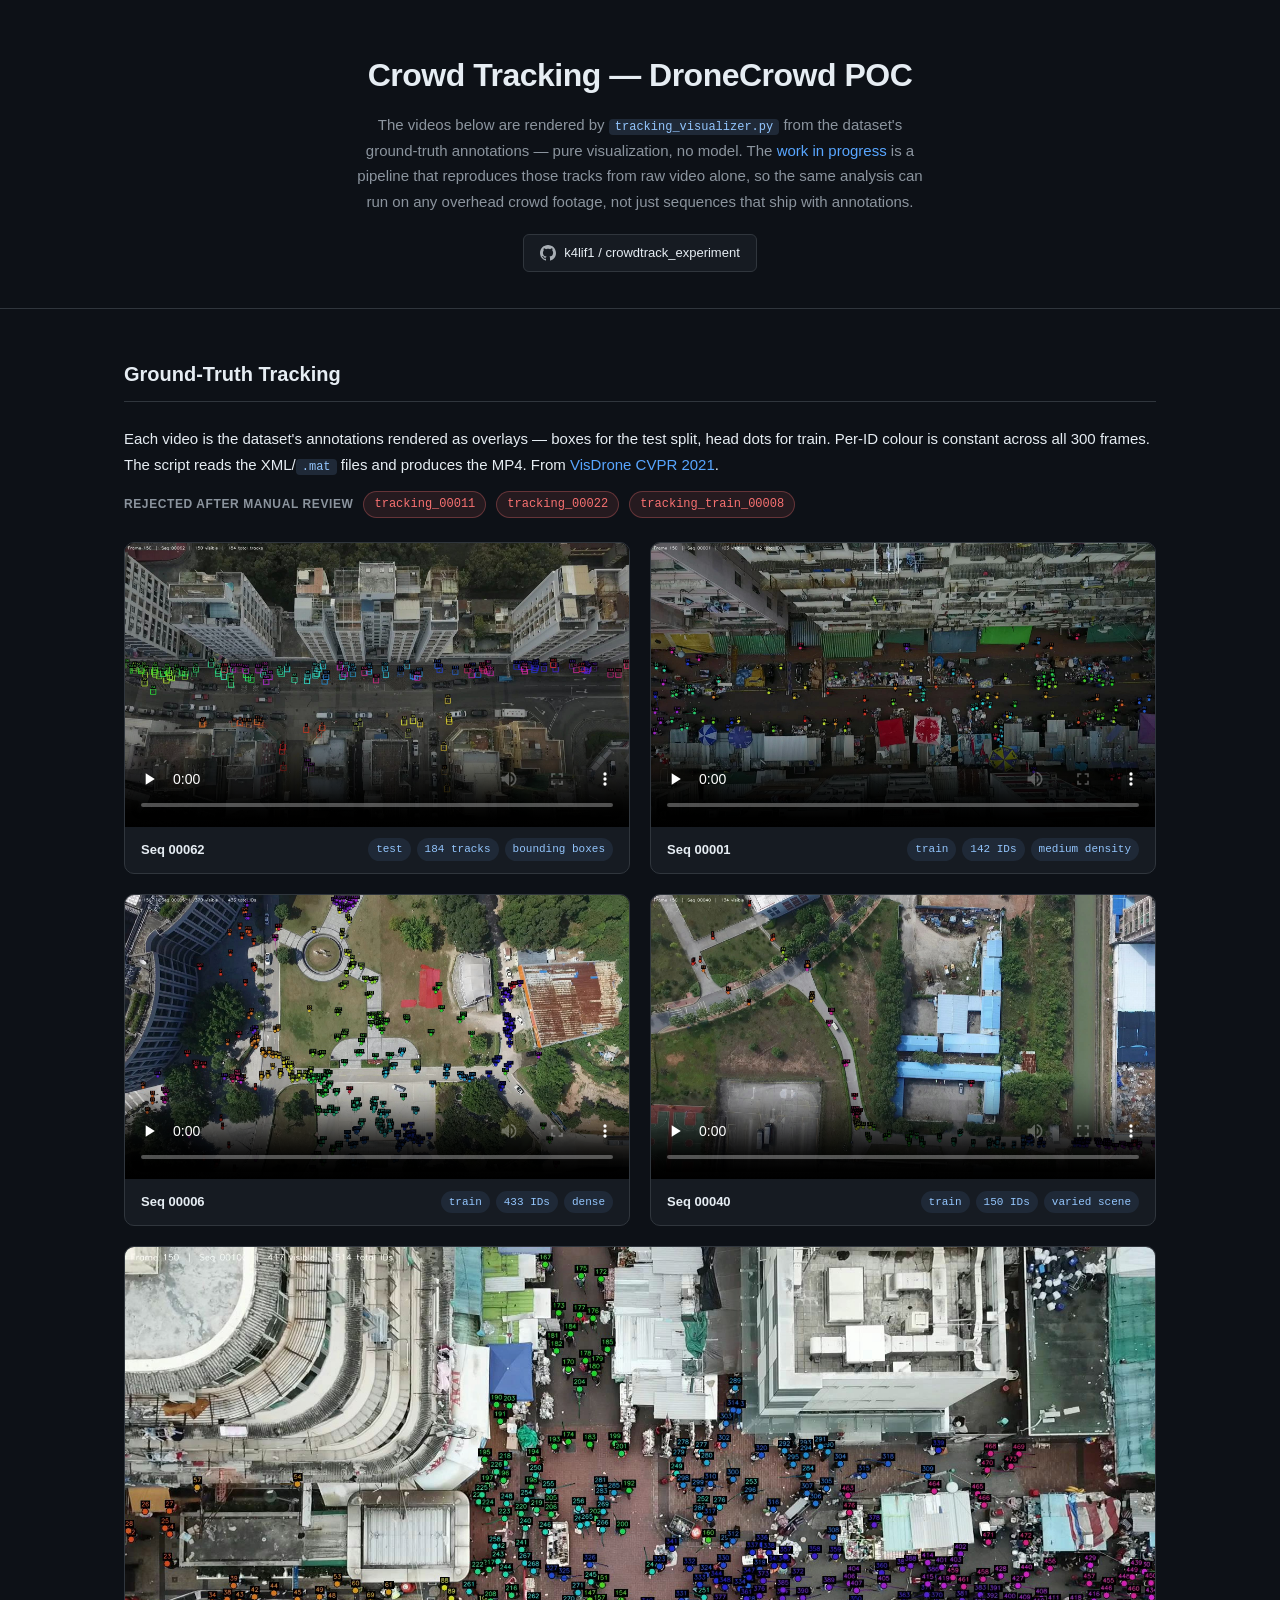
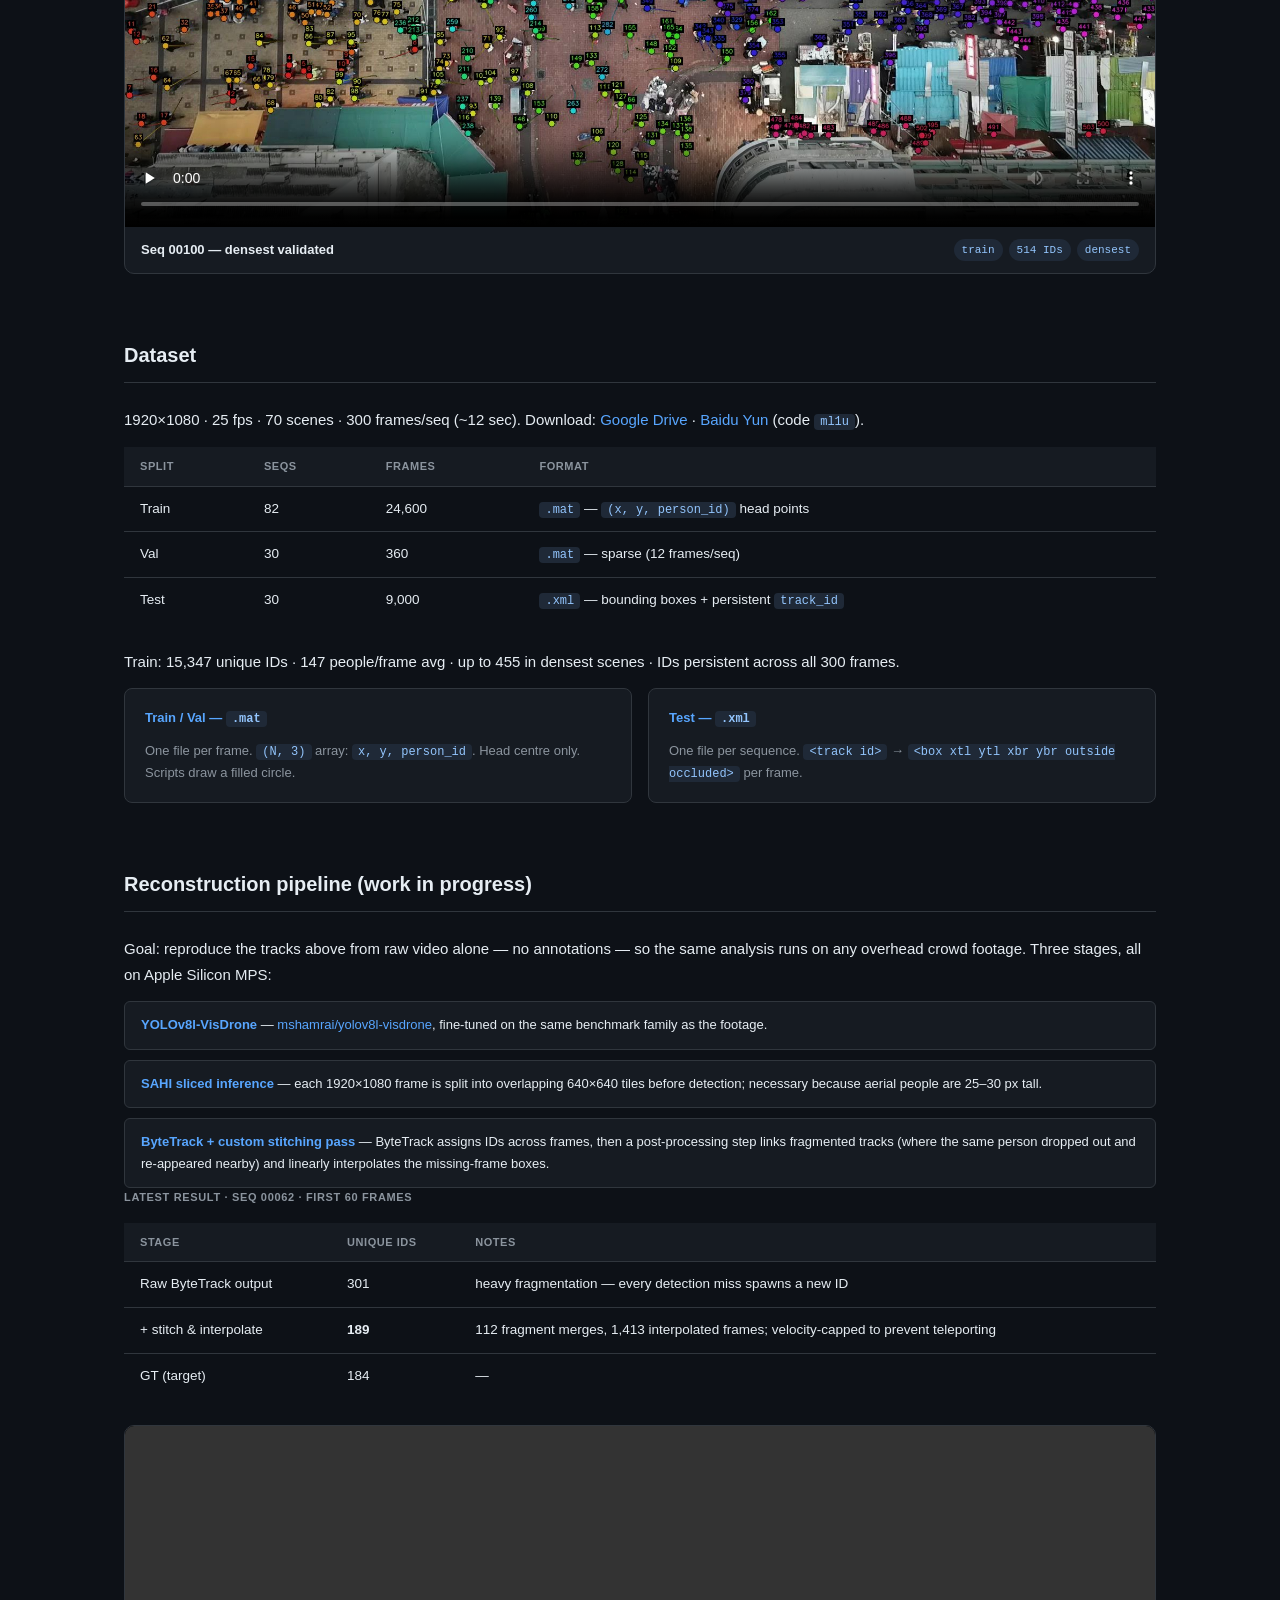
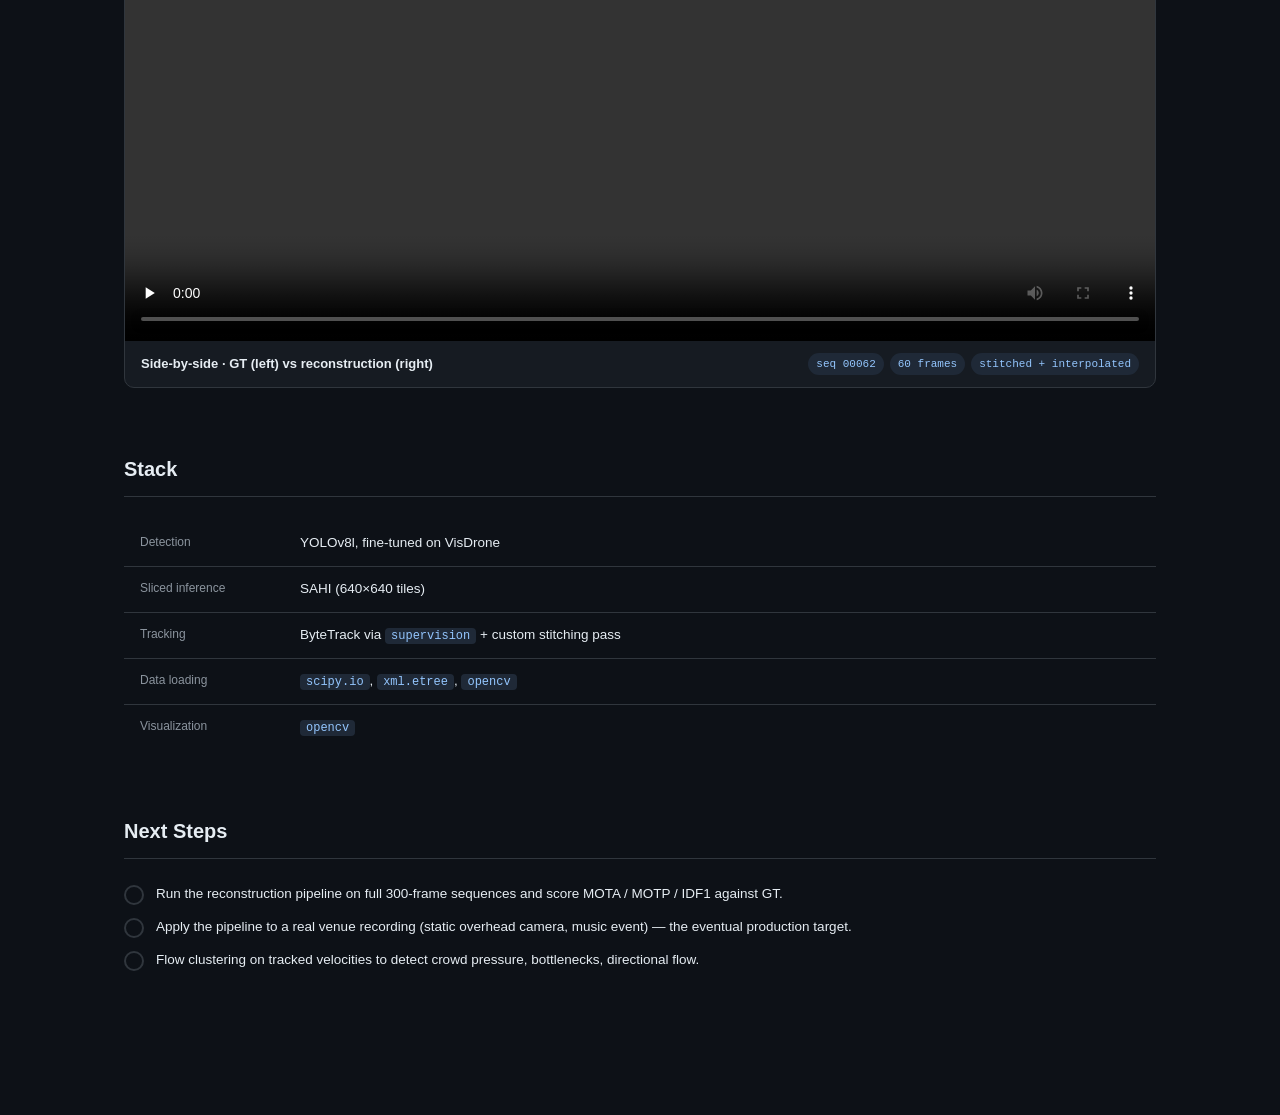
<file: index.html>
<!DOCTYPE html>
<html lang="en">
<head>
  <meta charset="UTF-8" />
  <meta name="viewport" content="width=device-width, initial-scale=1.0" />
  <title>Crowd Tracking — DroneCrowd POC</title>
  <style>
    *, *::before, *::after { box-sizing: border-box; margin: 0; padding: 0; }

    :root {
      --bg:       #0d1117;
      --surface:  #161b22;
      --border:   #30363d;
      --text:     #e6edf3;
      --muted:    #8b949e;
      --accent:   #58a6ff;
      --tag-bg:   #1f2937;
      --tag-text: #93c5fd;
      --rejected: #f87171;
      --mono:     "SF Mono", "Fira Code", "Consolas", monospace;
    }

    body {
      background: var(--bg);
      color: var(--text);
      font-family: -apple-system, BlinkMacSystemFont, "Segoe UI", Helvetica, Arial, sans-serif;
      font-size: 15px;
      line-height: 1.7;
    }

    a { color: var(--accent); text-decoration: none; }
    a:hover { text-decoration: underline; }

    /* ── Layout ── */
    header {
      border-bottom: 1px solid var(--border);
      padding: 48px 0 36px;
      text-align: center;
    }

    header h1 {
      font-size: 2rem;
      font-weight: 700;
      letter-spacing: -0.5px;
      margin-bottom: 10px;
    }

    header p {
      color: var(--muted);
      max-width: 580px;
      margin: 0 auto 20px;
    }

    .repo-link {
      display: inline-flex;
      align-items: center;
      gap: 8px;
      background: var(--surface);
      border: 1px solid var(--border);
      border-radius: 6px;
      padding: 7px 16px;
      font-size: 13px;
      color: var(--text);
      transition: border-color 0.15s;
    }
    .repo-link:hover { border-color: var(--accent); text-decoration: none; }
    .repo-link svg { opacity: 0.7; }

    main {
      max-width: 1080px;
      margin: 0 auto;
      padding: 48px 24px 80px;
    }

    section { margin-bottom: 64px; }

    h2 {
      font-size: 1.25rem;
      font-weight: 600;
      padding-bottom: 10px;
      border-bottom: 1px solid var(--border);
      margin-bottom: 24px;
    }

    h3 {
      font-size: 1rem;
      font-weight: 600;
      color: var(--muted);
      text-transform: uppercase;
      letter-spacing: 0.06em;
      font-size: 11px;
      margin-bottom: 16px;
    }

    p { margin-bottom: 14px; color: var(--text); }
    p:last-child { margin-bottom: 0; }

    /* ── Videos grid ── */
    .video-grid {
      display: grid;
      grid-template-columns: 1fr 1fr;
      gap: 20px;
    }

    .video-grid .full { grid-column: 1 / -1; }

    .video-card {
      background: var(--surface);
      border: 1px solid var(--border);
      border-radius: 10px;
      overflow: hidden;
      transition: border-color 0.15s;
    }
    .video-card:hover { border-color: var(--accent); }

    .video-card video {
      width: 100%;
      display: block;
      background: #000;
    }

    .video-card .caption {
      padding: 12px 16px;
      display: flex;
      align-items: center;
      justify-content: space-between;
      flex-wrap: wrap;
      gap: 8px;
    }

    .caption-title { font-size: 13px; font-weight: 600; }

    .tags { display: flex; gap: 6px; flex-wrap: wrap; }

    .tag {
      background: var(--tag-bg);
      color: var(--tag-text);
      font-size: 11px;
      font-weight: 500;
      padding: 2px 8px;
      border-radius: 20px;
      font-family: var(--mono);
    }

    /* ── Dataset table ── */
    table {
      width: 100%;
      border-collapse: collapse;
      font-size: 13.5px;
    }

    th {
      background: var(--surface);
      color: var(--muted);
      font-weight: 600;
      font-size: 11px;
      text-transform: uppercase;
      letter-spacing: 0.05em;
      padding: 10px 16px;
      text-align: left;
      border-bottom: 1px solid var(--border);
    }

    td {
      padding: 11px 16px;
      border-bottom: 1px solid var(--border);
      vertical-align: top;
    }

    tr:last-child td { border-bottom: none; }

    code {
      font-family: var(--mono);
      font-size: 12px;
      background: var(--tag-bg);
      color: var(--tag-text);
      padding: 1px 6px;
      border-radius: 4px;
    }

    /* ── Annotation diff cards ── */
    .diff-grid {
      display: grid;
      grid-template-columns: 1fr 1fr;
      gap: 16px;
      margin-bottom: 24px;
    }

    .diff-card {
      background: var(--surface);
      border: 1px solid var(--border);
      border-radius: 8px;
      padding: 18px 20px;
    }

    .diff-card h4 {
      font-size: 13px;
      font-weight: 600;
      margin-bottom: 10px;
      color: var(--accent);
    }

    .diff-card p { font-size: 13px; color: var(--muted); }

    /* ── Layers list ── */
    .layers { list-style: none; display: flex; flex-direction: column; gap: 10px; }

    .layers li {
      background: var(--surface);
      border: 1px solid var(--border);
      border-radius: 6px;
      padding: 12px 16px;
      font-size: 13px;
    }

    .layers li strong { color: var(--accent); }

    /* ── Rejected pill ── */
    .rejected-row {
      display: flex;
      align-items: center;
      gap: 10px;
      flex-wrap: wrap;
      margin-bottom: 24px;
    }

    .rejected-label {
      font-size: 12px;
      font-weight: 600;
      color: var(--muted);
      text-transform: uppercase;
      letter-spacing: 0.05em;
    }

    .rejected-pill {
      background: rgba(248, 113, 113, 0.1);
      border: 1px solid rgba(248, 113, 113, 0.3);
      color: var(--rejected);
      font-family: var(--mono);
      font-size: 12px;
      padding: 2px 10px;
      border-radius: 20px;
    }

    /* ── Next steps ── */
    .steps { list-style: none; display: flex; flex-direction: column; gap: 10px; }

    .steps li {
      display: flex;
      align-items: flex-start;
      gap: 12px;
      font-size: 13.5px;
    }

    .step-dot {
      width: 20px;
      height: 20px;
      border-radius: 50%;
      border: 2px solid var(--border);
      flex-shrink: 0;
      margin-top: 2px;
    }

    /* ── Stack table ── */
    .stack-table td:first-child { color: var(--muted); font-size: 12px; width: 160px; }

    /* ── Responsive ── */
    @media (max-width: 640px) {
      .video-grid  { grid-template-columns: 1fr; }
      .diff-grid   { grid-template-columns: 1fr; }
      .video-grid .full { grid-column: 1; }
      header h1 { font-size: 1.5rem; }
    }
  </style>
</head>
<body>

<header>
  <h1>Crowd Tracking — DroneCrowd POC</h1>
  <p>The videos below are rendered by <code>tracking_visualizer.py</code> from the dataset's ground-truth annotations — pure visualization, no model. The <a href="#pipeline">work in progress</a> is a pipeline that reproduces those tracks from raw video alone, so the same analysis can run on any overhead crowd footage, not just sequences that ship with annotations.</p>
  <a class="repo-link" href="https://github.com/k4lif1/crowdtrack_experiment" target="_blank">
    <svg height="16" viewBox="0 0 16 16" fill="currentColor"><path d="M8 0C3.58 0 0 3.58 0 8c0 3.54 2.29 6.53 5.47 7.59.4.07.55-.17.55-.38 0-.19-.01-.82-.01-1.49-2.01.37-2.53-.49-2.69-.94-.09-.23-.48-.94-.82-1.13-.28-.15-.68-.52-.01-.53.63-.01 1.08.58 1.23.82.72 1.21 1.87.87 2.33.66.07-.52.28-.87.51-1.07-1.78-.2-3.64-.89-3.64-3.95 0-.87.31-1.59.82-2.15-.08-.2-.36-1.02.08-2.12 0 0 .67-.21 2.2.82.64-.18 1.32-.27 2-.27.68 0 1.36.09 2 .27 1.53-1.04 2.2-.82 2.2-.82.44 1.1.16 1.92.08 2.12.51.56.82 1.27.82 2.15 0 3.07-1.87 3.75-3.65 3.95.29.25.54.73.54 1.48 0 1.07-.01 1.93-.01 2.2 0 .21.15.46.55.38A8.013 8.013 0 0016 8c0-4.42-3.58-8-8-8z"/></svg>
    k4lif1 / crowdtrack_experiment
  </a>
</header>

<main>

  <!-- ── GT Tracking Videos ──────────────────────────────────────── -->
  <section>
    <h2>Ground-Truth Tracking</h2>
    <p>Each video is the dataset's annotations rendered as overlays — boxes for the test split, head dots for train. Per-ID colour is constant across all 300 frames. The script reads the XML/<code>.mat</code> files and produces the MP4. From <a href="https://openaccess.thecvf.com/content/CVPR2021/papers/Wen_Detection_Tracking_and_Counting_Meets_Drones_in_Crowds_A_Benchmark_CVPR_2021_paper.pdf" target="_blank">VisDrone CVPR 2021</a>.</p>

    <div class="rejected-row">
      <span class="rejected-label">Rejected after manual review</span>
      <span class="rejected-pill">tracking_00011</span>
      <span class="rejected-pill">tracking_00022</span>
      <span class="rejected-pill">tracking_train_00008</span>
    </div>

    <div class="video-grid">
      <div class="video-card">
        <video src="videos/gt_tracking/tracking_00062.mp4" poster="assets/previews/tracking_00062.jpg" controls preload="none"></video>
        <div class="caption">
          <span class="caption-title">Seq 00062</span>
          <div class="tags"><span class="tag">test</span><span class="tag">184 tracks</span><span class="tag">bounding boxes</span></div>
        </div>
      </div>

      <div class="video-card">
        <video src="videos/gt_tracking/tracking_train_00001.mp4" poster="assets/previews/tracking_train_00001.jpg" controls preload="none"></video>
        <div class="caption">
          <span class="caption-title">Seq 00001</span>
          <div class="tags"><span class="tag">train</span><span class="tag">142 IDs</span><span class="tag">medium density</span></div>
        </div>
      </div>

      <div class="video-card">
        <video src="videos/gt_tracking/tracking_train_00006.mp4" poster="assets/previews/tracking_train_00006.jpg" controls preload="none"></video>
        <div class="caption">
          <span class="caption-title">Seq 00006</span>
          <div class="tags"><span class="tag">train</span><span class="tag">433 IDs</span><span class="tag">dense</span></div>
        </div>
      </div>

      <div class="video-card">
        <video src="videos/gt_tracking/tracking_train_00040.mp4" poster="assets/previews/tracking_train_00040.jpg" controls preload="none"></video>
        <div class="caption">
          <span class="caption-title">Seq 00040</span>
          <div class="tags"><span class="tag">train</span><span class="tag">150 IDs</span><span class="tag">varied scene</span></div>
        </div>
      </div>

      <div class="video-card full">
        <video src="videos/gt_tracking/tracking_train_00100.mp4" poster="assets/previews/tracking_train_00100.jpg" controls preload="none"></video>
        <div class="caption">
          <span class="caption-title">Seq 00100 — densest validated</span>
          <div class="tags"><span class="tag">train</span><span class="tag">514 IDs</span><span class="tag">densest</span></div>
        </div>
      </div>
    </div>
  </section>

  <!-- ── Dataset ──────────────────────────────────────────────────── -->
  <section>
    <h2>Dataset</h2>
    <p>1920×1080 · 25 fps · 70 scenes · 300 frames/seq (~12 sec).
    Download: <a href="https://drive.google.com/drive/folders/1EUKLJ1WmrhWTNGt4wFLyHSfspJAt56WN" target="_blank">Google Drive</a> · <a href="https://pan.baidu.com/s/1hjXoVZJ16y9Tf7UXcJw3oQ" target="_blank">Baidu Yun</a> (code <code>ml1u</code>).</p>

    <table>
      <thead><tr><th>Split</th><th>Seqs</th><th>Frames</th><th>Format</th></tr></thead>
      <tbody>
        <tr><td>Train</td><td>82</td><td>24,600</td><td><code>.mat</code> — <code>(x, y, person_id)</code> head points</td></tr>
        <tr><td>Val</td><td>30</td><td>360</td><td><code>.mat</code> — sparse (12 frames/seq)</td></tr>
        <tr><td>Test</td><td>30</td><td>9,000</td><td><code>.xml</code> — bounding boxes + persistent <code>track_id</code></td></tr>
      </tbody>
    </table>
    <br>
    <p>Train: 15,347 unique IDs · 147 people/frame avg · up to 455 in densest scenes · IDs persistent across all 300 frames.</p>

    <div class="diff-grid">
      <div class="diff-card">
        <h4>Train / Val — <code>.mat</code></h4>
        <p>One file per frame. <code>(N, 3)</code> array: <code>x, y, person_id</code>. Head centre only. Scripts draw a filled circle.</p>
      </div>
      <div class="diff-card">
        <h4>Test — <code>.xml</code></h4>
        <p>One file per sequence. <code>&lt;track id&gt;</code> → <code>&lt;box xtl ytl xbr ybr outside occluded&gt;</code> per frame.</p>
      </div>
    </div>
  </section>

  <!-- ── Reconstruction Pipeline ──────────────────────────────────── -->
  <section id="pipeline">
    <h2>Reconstruction pipeline (work in progress)</h2>
    <p>Goal: reproduce the tracks above from raw video alone — no annotations — so the same analysis runs on any overhead crowd footage. Three stages, all on Apple Silicon MPS:</p>
    <ul class="layers">
      <li><strong>YOLOv8l-VisDrone</strong> — <a href="https://huggingface.co/mshamrai/yolov8l-visdrone" target="_blank">mshamrai/yolov8l-visdrone</a>, fine-tuned on the same benchmark family as the footage.</li>
      <li><strong>SAHI sliced inference</strong> — each 1920×1080 frame is split into overlapping 640×640 tiles before detection; necessary because aerial people are 25–30 px tall.</li>
      <li><strong>ByteTrack + custom stitching pass</strong> — ByteTrack assigns IDs across frames, then a post-processing step links fragmented tracks (where the same person dropped out and re-appeared nearby) and linearly interpolates the missing-frame boxes.</li>
    </ul>

    <h3>Latest result · seq 00062 · first 60 frames</h3>
    <table>
      <thead><tr><th>Stage</th><th>Unique IDs</th><th>Notes</th></tr></thead>
      <tbody>
        <tr><td>Raw ByteTrack output</td><td>301</td><td>heavy fragmentation — every detection miss spawns a new ID</td></tr>
        <tr><td>+ stitch &amp; interpolate</td><td><strong>189</strong></td><td>112 fragment merges, 1,413 interpolated frames; velocity-capped to prevent teleporting</td></tr>
        <tr><td>GT (target)</td><td>184</td><td>—</td></tr>
      </tbody>
    </table>
    <br>
    <div class="video-grid">
      <div class="video-card full">
        <video src="videos/comparison/compare_00062.mp4" controls preload="none"></video>
        <div class="caption">
          <span class="caption-title">Side-by-side · GT (left) vs reconstruction (right)</span>
          <div class="tags"><span class="tag">seq 00062</span><span class="tag">60 frames</span><span class="tag">stitched + interpolated</span></div>
        </div>
      </div>
    </div>
  </section>

  <!-- ── Stack ────────────────────────────────────────────────────── -->
  <section>
    <h2>Stack</h2>
    <table class="stack-table">
      <tbody>
        <tr><td>Detection</td><td>YOLOv8l, fine-tuned on VisDrone</td></tr>
        <tr><td>Sliced inference</td><td>SAHI (640×640 tiles)</td></tr>
        <tr><td>Tracking</td><td>ByteTrack via <code>supervision</code> + custom stitching pass</td></tr>
        <tr><td>Data loading</td><td><code>scipy.io</code>, <code>xml.etree</code>, <code>opencv</code></td></tr>
        <tr><td>Visualization</td><td><code>opencv</code></td></tr>
      </tbody>
    </table>
  </section>

  <!-- ── Next Steps ───────────────────────────────────────────────── -->
  <section>
    <h2>Next Steps</h2>
    <ul class="steps">
      <li><span class="step-dot"></span><span>Run the reconstruction pipeline on full 300-frame sequences and score MOTA / MOTP / IDF1 against GT.</span></li>
      <li><span class="step-dot"></span><span>Apply the pipeline to a real venue recording (static overhead camera, music event) — the eventual production target.</span></li>
      <li><span class="step-dot"></span><span>Flow clustering on tracked velocities to detect crowd pressure, bottlenecks, directional flow.</span></li>
    </ul>
  </section>

</main>
</body>
</html>
</file>
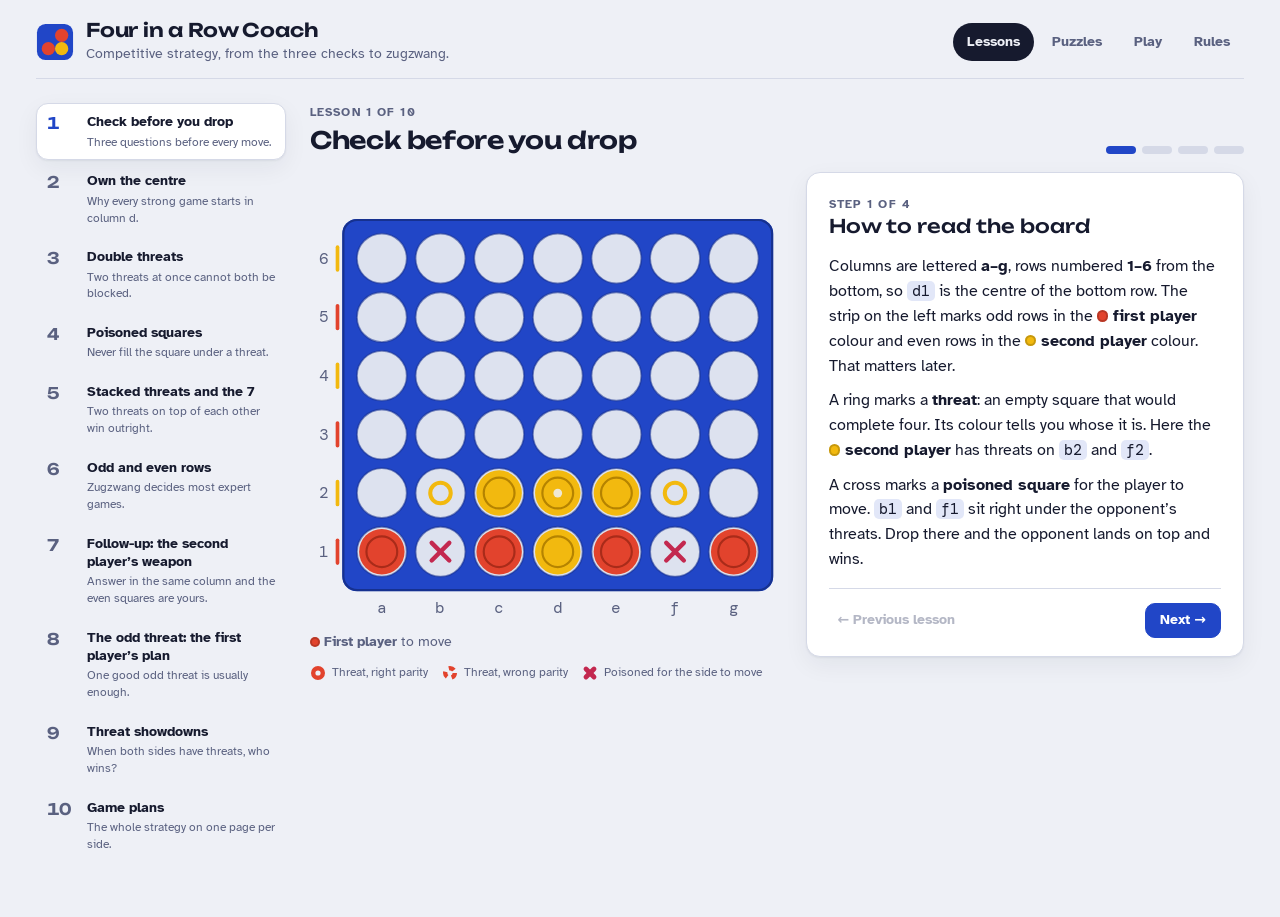
<file: connect4-coach/index.html>
<!doctype html>
<html lang="en">
<head>
<meta charset="utf-8">
<meta name="viewport" content="width=device-width, initial-scale=1, viewport-fit=cover">
<title>Four in a Row Coach</title>
<meta name="description" content="Learn competitive four-in-a-row strategy: threats, poisoned squares, odd and even rows, follow-up and zugzwang, with solver-checked puzzles and a coach to play against.">
<link rel="preconnect" href="https://fonts.googleapis.com">
<link rel="preconnect" href="https://fonts.gstatic.com" crossorigin>
<link rel="stylesheet" href="https://fonts.googleapis.com/css2?family=Atkinson+Hyperlegible:wght@400;700&family=DM+Mono:wght@400;500&family=Unbounded:wght@500;600&display=swap">
<link rel="stylesheet" href="styles.css">
</head>
<body>
<div class="app">
  <header class="top">
    <div class="brand">
      <svg class="brand-mark" viewBox="0 0 40 40" aria-hidden="true">
        <rect class="m0" x="1" y="1" width="38" height="38" rx="9"></rect>
        <circle class="m1" cx="13" cy="27" r="7"></circle>
        <circle class="m2" cx="27" cy="27" r="7"></circle>
        <circle class="m1" cx="27" cy="13" r="7"></circle>
      </svg>
      <div>
        <h1>Four in a Row Coach</h1>
        <p>Competitive strategy, from the three checks to zugzwang.</p>
      </div>
    </div>
    <nav class="tabs" aria-label="Sections">
      <a class="tab" href="#learn" data-view="learn">Lessons</a>
      <a class="tab" href="#puzzles" data-view="puzzles">Puzzles</a>
      <a class="tab" href="#play" data-view="play">Play</a>
      <a class="tab" href="#rules" data-view="rules">Rules</a>
    </nav>
  </header>
  <main id="main"></main>
</div>
<script src="engine.js"></script>
<script src="strategy.js"></script>
<script src="app.js"></script>
</body>
</html>
</file>
<file: connect4-coach/styles.css>
/* Layout: a study-manual spread. The board plate sits on the left like a
   diagram, annotated text on the right; everything stacks on phones. */
:root {
  --paper: #eef0f6;
  --panel: #ffffff;
  --ink: #161a2e;
  --muted: #5a6180;
  --rule: #d5d9e7;
  --board: #2146c7;
  --board-deep: #16318f;
  --hole: #dde2ef;
  --p1: #e2432d;
  --p1-deep: #a92b19;
  --p2: #f2b90f;
  --p2-deep: #b58300;
  --accent: #2146c7;
  --accent-ink: #ffffff;
  --good: #1b7f52;
  --warn: #a86400;
  --bad: #c3284f;
  --good-bg: #e2f3ea;
  --warn-bg: #fbf0dc;
  --bad-bg: #fbe4ea;
  --shadow: 0 1px 2px rgba(22, 26, 46, 0.06), 0 8px 24px rgba(22, 26, 46, 0.06);

  --font-display: "Unbounded", "Arial Black", "Helvetica Neue", system-ui, sans-serif;
  --font-body: "Atkinson Hyperlegible", "Segoe UI", system-ui, -apple-system, sans-serif;
  --font-mono: "DM Mono", ui-monospace, "SFMono-Regular", Menlo, Consolas, monospace;

  --fs-xs: 0.78rem;
  --fs-sm: 0.875rem;
  --fs-md: 1rem;
  --fs-lg: 1.18rem;
  --fs-xl: 1.5rem;
  --fs-2xl: 2rem;
  --radius: 14px;
}

@media (prefers-color-scheme: dark) {
  :root:not([data-theme="light"]) {
    --paper: #0d1020;
    --panel: #161a2f;
    --ink: #e8eaf4;
    --muted: #9ba2c2;
    --rule: #2a3052;
    --board: #2c52da;
    --board-deep: #1b3598;
    --hole: #0a0c18;
    --p1: #f0563e;
    --p1-deep: #b3311d;
    --p2: #f6c535;
    --p2-deep: #bf920f;
    --accent: #86a2ff;
    --accent-ink: #0d1020;
    --good: #45c486;
    --warn: #e6a948;
    --bad: #ff6689;
    --good-bg: #13301f;
    --warn-bg: #33260f;
    --bad-bg: #3a1421;
    --shadow: 0 1px 2px rgba(0, 0, 0, 0.3), 0 8px 24px rgba(0, 0, 0, 0.25);
    color-scheme: dark;
  }
}
:root[data-theme="dark"] {
  --paper: #0d1020;
  --panel: #161a2f;
  --ink: #e8eaf4;
  --muted: #9ba2c2;
  --rule: #2a3052;
  --board: #2c52da;
  --board-deep: #1b3598;
  --hole: #0a0c18;
  --p1: #f0563e;
  --p1-deep: #b3311d;
  --p2: #f6c535;
  --p2-deep: #bf920f;
  --accent: #86a2ff;
  --accent-ink: #0d1020;
  --good: #45c486;
  --warn: #e6a948;
  --bad: #ff6689;
  --good-bg: #13301f;
  --warn-bg: #33260f;
  --bad-bg: #3a1421;
  --shadow: 0 1px 2px rgba(0, 0, 0, 0.3), 0 8px 24px rgba(0, 0, 0, 0.25);
  color-scheme: dark;
}

* { box-sizing: border-box; }
[hidden] { display: none !important; }
body {
  margin: 0;
  background: var(--paper);
  color: var(--ink);
  font-family: var(--font-body);
  font-size: var(--fs-md);
  line-height: 1.55;
  -webkit-font-smoothing: antialiased;
}
button, input, select { font: inherit; color: inherit; }
:focus-visible { outline: 3px solid var(--accent); outline-offset: 2px; border-radius: 6px; }

.app {
  max-width: 1240px;
  margin: 0 auto;
  padding-inline: 16px;
  padding-block: 0 48px;
}

/* ------------------------------------------------------------------ header */
.top {
  display: flex;
  flex-wrap: wrap;
  align-items: center;
  justify-content: space-between;
  gap: 12px 24px;
  padding-block: 20px 14px;
  border-bottom: 1px solid var(--rule);
  margin-bottom: 24px;
}
.brand { display: flex; align-items: center; gap: 12px; min-width: 0; }
.brand-mark { width: 38px; height: 38px; flex: none; }
.brand-mark .m1 { fill: var(--p1); }
.brand-mark .m2 { fill: var(--p2); }
.brand-mark .m0 { fill: var(--board); }
.brand h1 {
  margin: 0;
  font-family: var(--font-display);
  font-weight: 600;
  font-size: var(--fs-lg);
  letter-spacing: -0.01em;
  line-height: 1.1;
}
.brand p { margin: 2px 0 0; color: var(--muted); font-size: var(--fs-sm); }

.tabs { display: flex; flex-wrap: wrap; gap: 4px; }
.tab {
  appearance: none;
  border: 0;
  background: none;
  padding: 8px 14px;
  border-radius: 999px;
  font-weight: 700;
  font-size: var(--fs-sm);
  color: var(--muted);
  cursor: pointer;
  text-decoration: none;
}
.tab:hover { color: var(--ink); background: color-mix(in srgb, var(--ink) 6%, transparent); }
.tab[aria-current="page"] { background: var(--ink); color: var(--paper); }

/* --------------------------------------------------------------- shared UI */
.eyebrow {
  margin: 0;
  font-size: var(--fs-xs);
  font-weight: 700;
  letter-spacing: 0.09em;
  text-transform: uppercase;
  color: var(--muted);
}
h2, h3 { text-wrap: balance; }
h2.display {
  margin: 4px 0 0;
  font-family: var(--font-display);
  font-weight: 600;
  font-size: var(--fs-xl);
  line-height: 1.15;
  letter-spacing: -0.015em;
}
.btn {
  appearance: none;
  display: inline-flex;
  align-items: center;
  gap: 8px;
  border: 1px solid var(--rule);
  background: var(--panel);
  color: var(--ink);
  padding: 8px 14px;
  border-radius: 10px;
  font-weight: 700;
  font-size: var(--fs-sm);
  cursor: pointer;
  line-height: 1.2;
}
.btn:hover:not(:disabled) { border-color: color-mix(in srgb, var(--ink) 35%, var(--rule)); }
.btn:disabled { opacity: 0.45; cursor: default; }
.btn.primary { background: var(--accent); border-color: var(--accent); color: var(--accent-ink); }
.btn.primary:hover:not(:disabled) { filter: brightness(1.08); border-color: var(--accent); }
.btn.quiet { background: transparent; border-color: transparent; color: var(--muted); padding-inline: 8px; }
.btn.quiet:hover:not(:disabled) { color: var(--ink); border-color: transparent; }
.row { display: flex; flex-wrap: wrap; gap: 8px; align-items: center; }

.sq {
  font-family: var(--font-mono);
  font-size: 0.92em;
  padding: 0 5px;
  border-radius: 5px;
  background: color-mix(in srgb, var(--accent) 13%, transparent);
  color: var(--ink);
  cursor: default;
  white-space: nowrap;
}
.sq:hover, .sq:focus-visible { background: var(--accent); color: var(--accent-ink); outline: none; }
.who { font-weight: 700; white-space: nowrap; }
.who::before {
  content: "";
  display: inline-block;
  width: 0.72em;
  height: 0.72em;
  border-radius: 50%;
  margin-right: 0.3em;
  vertical-align: -0.04em;
  box-shadow: inset 0 0 0 2px rgba(0, 0, 0, 0.18);
}
.who-1::before { background: var(--p1); }
.who-2::before { background: var(--p2); }

.pill {
  display: inline-flex;
  align-items: center;
  gap: 6px;
  padding: 2px 10px;
  border-radius: 999px;
  font-size: var(--fs-xs);
  font-weight: 700;
  letter-spacing: 0.02em;
  border: 1px solid transparent;
  white-space: nowrap;
}
.pill.best, .pill.good { background: var(--good-bg); color: var(--good); }
.pill.inaccuracy { background: var(--warn-bg); color: var(--warn); }
.pill.mistake, .pill.blunder { background: var(--bad-bg); color: var(--bad); }
.pill.neutral { background: color-mix(in srgb, var(--ink) 7%, transparent); color: var(--muted); }

.note { display: flex; gap: 10px; align-items: flex-start; margin: 0; }
.note::before {
  content: "";
  flex: none;
  width: 8px;
  height: 8px;
  margin-top: 0.55em;
  border-radius: 2px;
  background: var(--muted);
}
.note.good::before { background: var(--good); }
.note.warn::before { background: var(--warn); }
.note.bad::before { background: var(--bad); transform: rotate(45deg); }
.notes { display: grid; gap: 6px; }

.feedback {
  border-radius: 12px;
  padding: 14px 16px;
  border: 1px solid var(--rule);
  background: var(--paper);
  display: grid;
  gap: 8px;
}
.feedback.ok { border-color: color-mix(in srgb, var(--good) 45%, transparent); background: var(--good-bg); }
.feedback.no { border-color: color-mix(in srgb, var(--bad) 40%, transparent); background: var(--bad-bg); }
.feedback h4 { margin: 0; font-size: var(--fs-md); }
.feedback p { margin: 0; }

/* ------------------------------------------------------------------- board */
.board-fig { margin: 0; display: grid; gap: 10px; min-width: 0; }
.board-svg { width: 100%; max-width: 100%; height: auto; display: block; touch-action: manipulation; }
.board-svg:focus-visible { outline: 3px solid var(--accent); outline-offset: 4px; border-radius: 18px; }
.board-svg:focus:not(:focus-visible) { outline: none; }
.board-svg.live .b-hit rect { cursor: pointer; }
.b-back { fill: var(--hole); }
.b-plate { fill: var(--board); }
.b-plate-edge { fill: none; stroke: var(--board-deep); stroke-width: 3; }
.b-rim { fill: none; stroke: var(--board-deep); stroke-width: 2.5; opacity: 0.55; }
.b-foot { fill: var(--board-deep); }
.disc-body.p1 { fill: var(--p1); }
.disc-body.p2 { fill: var(--p2); }
.disc-ring { fill: none; stroke-width: 3; }
.disc-ring.p1 { stroke: var(--p1-deep); }
.disc-ring.p2 { stroke: var(--p2-deep); }
.disc-ghost { stroke-width: 3; stroke-dasharray: 6 5; }
.disc-ghost.p1 { fill: var(--p1); fill-opacity: 0.22; stroke: var(--p1); stroke-opacity: 0.85; }
.disc-ghost.p2 { fill: var(--p2); fill-opacity: 0.28; stroke: var(--p2-deep); stroke-opacity: 0.85; }
.land-ghost { opacity: 0.3; }
.last-dot { fill: var(--paper); opacity: 0.85; }
.b-label { fill: var(--muted); font-family: var(--font-mono); font-size: 22px; }
.b-label.col { text-anchor: middle; }
.b-label.row { text-anchor: middle; }
.tick.odd { fill: var(--p1); }
.tick.even { fill: var(--p2); }
.col-hl { fill: var(--accent); opacity: 0; transition: opacity 0.12s; pointer-events: none; }
.col-hl.on { opacity: 0.22; }
.cursor-disc { transition: transform 0.12s ease-out, opacity 0.12s; }
.mk-threat { fill: none; stroke-width: 5.5; }
.mk-threat.p1 { stroke: var(--p1); }
.mk-threat.p2 { stroke: var(--p2); }
.mk-threat.off { stroke-dasharray: 7 6; }
.mk-poison { stroke: var(--bad); stroke-width: 6; stroke-linecap: round; }
.mk-ring { fill: none; stroke: var(--paper); stroke-width: 4; stroke-dasharray: 3 7; stroke-linecap: round; }
.mk-hint { fill: none; stroke: var(--accent); stroke-width: 5; }
.mk-focus { fill: none; stroke: var(--accent); stroke-width: 6; }
.mk-weight-bg { fill: var(--accent); }
.mk-weight { fill: var(--ink); font-family: var(--font-mono); font-size: 24px; text-anchor: middle; font-weight: 500; }
.win-line { stroke: var(--paper); stroke-width: 10; stroke-linecap: round; opacity: 0.92; }
.win-ring { fill: none; stroke: var(--paper); stroke-width: 4; }

@media (prefers-reduced-motion: no-preference) {
  .mk-focus, .mk-hint { animation: pulse 1.3s ease-in-out infinite; }
}
@keyframes pulse { 50% { opacity: 0.35; } }

.board-status {
  display: flex;
  flex-wrap: wrap;
  align-items: center;
  justify-content: space-between;
  gap: 6px 14px;
  font-size: var(--fs-sm);
  color: var(--muted);
  min-height: 1.6em;
}
.board-status strong { color: var(--ink); }
.legend { display: flex; flex-wrap: wrap; gap: 4px 14px; font-size: var(--fs-xs); color: var(--muted); }
.legend span { display: inline-flex; align-items: center; gap: 6px; }
.legend svg { width: 16px; height: 16px; }

/* ----------------------------------------------------------------- lessons */
.learn { display: grid; gap: 24px; }
@media (min-width: 1120px) {
  .learn { grid-template-columns: 250px minmax(0, 1fr); align-items: start; }
}
.lesson-list { min-width: 0; }
.lesson-list ol {
  list-style: none;
  margin: 0;
  padding: 0;
  display: flex;
  gap: 8px;
  overflow-x: auto;
  padding-bottom: 6px;
  scroll-snap-type: x proximity;
}
@media (min-width: 1120px) {
  .lesson-list ol { flex-direction: column; overflow: visible; gap: 2px; }
}
.lesson-link {
  appearance: none;
  width: 100%;
  display: grid;
  grid-template-columns: 30px minmax(0, 1fr);
  gap: 2px 10px;
  align-items: start;
  text-align: left;
  border: 1px solid transparent;
  background: none;
  border-radius: 12px;
  padding: 9px 10px;
  cursor: pointer;
  min-width: 200px;
  scroll-snap-align: start;
}
.lesson-link:hover { background: color-mix(in srgb, var(--ink) 5%, transparent); }
.lesson-link[aria-current="true"] { background: var(--panel); border-color: var(--rule); box-shadow: var(--shadow); }
.lesson-num {
  grid-row: span 2;
  font-family: var(--font-display);
  font-weight: 600;
  font-size: var(--fs-md);
  color: var(--muted);
  font-variant-numeric: tabular-nums;
  line-height: 1.3;
}
.lesson-link[aria-current="true"] .lesson-num { color: var(--accent); }
.lesson-link .t { font-weight: 700; font-size: var(--fs-sm); line-height: 1.3; }
.lesson-link .s { font-size: var(--fs-xs); color: var(--muted); line-height: 1.35; }
.lesson-link .done { color: var(--good); font-size: var(--fs-xs); font-weight: 700; }

.lesson { min-width: 0; display: grid; gap: 18px; }
.lesson-head { display: flex; flex-wrap: wrap; align-items: end; justify-content: space-between; gap: 12px; }
.lesson-head > div { min-width: 0; }
.dots { display: flex; gap: 6px; align-items: center; flex-wrap: wrap; }
.dot {
  appearance: none;
  width: 30px;
  height: 8px;
  border-radius: 99px;
  border: 0;
  padding: 0;
  background: var(--rule);
  cursor: pointer;
}
.dot.seen { background: color-mix(in srgb, var(--accent) 40%, var(--rule)); }
.dot[aria-current="step"] { background: var(--accent); }

.stage {
  display: grid;
  gap: 22px;
  align-items: start;
}
@media (min-width: 880px) {
  .stage { grid-template-columns: minmax(0, 1.08fr) minmax(0, 1fr); }
}
.stage-text {
  min-width: 0;
  background: var(--panel);
  border: 1px solid var(--rule);
  border-radius: var(--radius);
  padding: 22px 22px 18px;
  display: grid;
  gap: 16px;
  box-shadow: var(--shadow);
}
.stage-text h3 {
  margin: 0;
  font-family: var(--font-display);
  font-weight: 500;
  font-size: var(--fs-lg);
  line-height: 1.25;
}
.prose { display: grid; gap: 10px; max-width: 64ch; }
.prose p { margin: 0; }
.prompt { font-weight: 700; margin: 0; }
.interact { display: grid; gap: 12px; }
.interact:empty { display: none; }
.step-nav { display: flex; justify-content: space-between; gap: 8px; border-top: 1px solid var(--rule); padding-top: 14px; flex-wrap: wrap; }

.line-notes { margin: 0; padding: 0; list-style: none; display: grid; gap: 6px; counter-reset: ply; }
.line-notes li {
  display: grid;
  grid-template-columns: 26px minmax(0, 1fr);
  gap: 8px;
  color: var(--muted);
  counter-increment: ply;
}
.line-notes li::before {
  content: counter(ply);
  font-family: var(--font-mono);
  font-size: var(--fs-xs);
  text-align: center;
  border-radius: 6px;
  padding-top: 2px;
  background: color-mix(in srgb, var(--ink) 7%, transparent);
  height: 1.7em;
}
.line-notes li.cur { color: var(--ink); }
.line-notes li.cur::before { background: var(--accent); color: var(--accent-ink); }
.line-notes li[hidden] { display: none; }

.options { display: flex; flex-wrap: wrap; gap: 8px; }
.options .btn.right { background: var(--good-bg); border-color: var(--good); color: var(--good); }
.options .btn.wrong { background: var(--bad-bg); border-color: var(--bad); color: var(--bad); }

.table-wrap { overflow-x: auto; }
table.evidence { border-collapse: collapse; width: 100%; font-size: var(--fs-sm); min-width: 340px; }
table.evidence caption { caption-side: bottom; text-align: left; color: var(--muted); font-size: var(--fs-xs); padding-top: 8px; }
table.evidence th, table.evidence td { padding: 7px 6px; border-bottom: 1px solid var(--rule); text-align: right; font-variant-numeric: tabular-nums; }
table.evidence tbody th { font-weight: 400; }
table.evidence thead th { line-height: 1.25; vertical-align: bottom; }
table.evidence th:first-child, table.evidence td:first-child { text-align: left; }
table.evidence thead th { font-size: var(--fs-xs); color: var(--muted); font-weight: 700; letter-spacing: 0.02em; }
table.evidence td.hi { font-weight: 700; }

/* ----------------------------------------------------------------- puzzles */
.puzzles-head { display: flex; flex-wrap: wrap; align-items: end; justify-content: space-between; gap: 12px; margin-bottom: 18px; }
.filters { display: flex; flex-wrap: wrap; gap: 6px; }
.chip {
  appearance: none;
  border: 1px solid var(--rule);
  background: var(--panel);
  border-radius: 999px;
  padding: 5px 12px;
  font-size: var(--fs-sm);
  font-weight: 700;
  cursor: pointer;
  color: var(--muted);
}
.chip[aria-pressed="true"] { background: var(--ink); border-color: var(--ink); color: var(--paper); }
.puzzle-grid {
  display: grid;
  grid-template-columns: repeat(auto-fill, minmax(190px, 1fr));
  gap: 14px;
}
.pcard {
  appearance: none;
  text-align: left;
  display: grid;
  gap: 8px;
  padding: 12px;
  border: 1px solid var(--rule);
  background: var(--panel);
  border-radius: var(--radius);
  cursor: pointer;
  min-width: 0;
  align-content: start;
}
.pcard:hover { border-color: color-mix(in srgb, var(--accent) 60%, var(--rule)); box-shadow: var(--shadow); }
.pcard .t { font-weight: 700; font-size: var(--fs-sm); line-height: 1.3; }
.pcard .meta { display: flex; justify-content: space-between; align-items: center; gap: 6px; flex-wrap: wrap; font-size: var(--fs-xs); color: var(--muted); }
.pcard .solved { color: var(--good); font-weight: 700; }

/* -------------------------------------------------------------------- play */
.play { display: grid; gap: 22px; align-items: start; }
@media (min-width: 900px) {
  .play { grid-template-columns: minmax(0, 1.15fr) minmax(300px, 0.85fr); }
}
.coach {
  min-width: 0;
  display: grid;
  gap: 14px;
}
.card {
  background: var(--panel);
  border: 1px solid var(--rule);
  border-radius: var(--radius);
  padding: 16px;
  display: grid;
  gap: 10px;
  align-content: start;
  min-width: 0;
}
.card h3 { margin: 0; font-size: var(--fs-xs); letter-spacing: 0.09em; text-transform: uppercase; color: var(--muted); }
.seg { display: inline-flex; border: 1px solid var(--rule); border-radius: 10px; overflow: hidden; flex-wrap: wrap; }
.seg button {
  appearance: none;
  border: 0;
  background: transparent;
  padding: 7px 12px;
  font-size: var(--fs-sm);
  font-weight: 700;
  color: var(--muted);
  cursor: pointer;
}
.seg button + button { border-left: 1px solid var(--rule); }
.seg button[aria-pressed="true"] { background: var(--ink); color: var(--paper); }
.setting { display: grid; gap: 6px; }
.setting > span { font-size: var(--fs-xs); color: var(--muted); font-weight: 700; }
.toggles { display: flex; flex-wrap: wrap; gap: 6px 16px; font-size: var(--fs-sm); }
.toggles label { display: inline-flex; gap: 6px; align-items: center; cursor: pointer; }
.toggles input { accent-color: var(--accent); width: 16px; height: 16px; }

.meter { display: grid; gap: 6px; }
.meter-bar {
  position: relative;
  height: 10px;
  border-radius: 99px;
  background: var(--p2);
  overflow: hidden;
}
.meter-fill { position: absolute; inset: 0 auto 0 0; background: var(--p1); transition: width 0.4s ease; }
.meter-mid { position: absolute; left: 50%; top: -2px; bottom: -2px; width: 2px; background: var(--panel); }
.meter-text { font-size: var(--fs-sm); }

.moves {
  font-family: var(--font-mono);
  font-size: var(--fs-sm);
  display: grid;
  grid-template-columns: auto 1fr 1fr;
  gap: 4px 10px;
  align-items: center;
  max-height: 260px;
  overflow-y: auto;
}
.moves .n { color: var(--muted); font-variant-numeric: tabular-nums; }
.mv { display: inline-flex; gap: 6px; align-items: center; min-width: 0; }
.mv .pill { font-family: var(--font-body); padding: 0 7px; }
.empty-note { color: var(--muted); font-size: var(--fs-sm); margin: 0; }

/* ------------------------------------------------------------------- rules */
.rules-grid { display: grid; gap: 16px; grid-template-columns: repeat(auto-fit, minmax(260px, 1fr)); }
.rules-grid .card ol { margin: 0; padding-left: 1.2em; display: grid; gap: 6px; }
.rules-grid .card h3 { font-family: var(--font-display); font-size: var(--fs-md); letter-spacing: 0; text-transform: none; color: var(--ink); font-weight: 600; }
.rules-intro { max-width: 68ch; margin: 0 0 18px; color: var(--muted); }
.rules-extra { margin-top: 18px; display: grid; gap: 16px; }
@media (min-width: 880px) { .rules-extra { grid-template-columns: minmax(0, 1fr) minmax(0, 1fr); } }

.sr-only { position: absolute; width: 1px; height: 1px; overflow: hidden; clip: rect(0 0 0 0); white-space: nowrap; }

@media (max-width: 520px) {
  .stage-text { padding: 16px 16px 14px; }
  h2.display { font-size: 1.3rem; }
  .brand p { display: none; }
}
</file>
